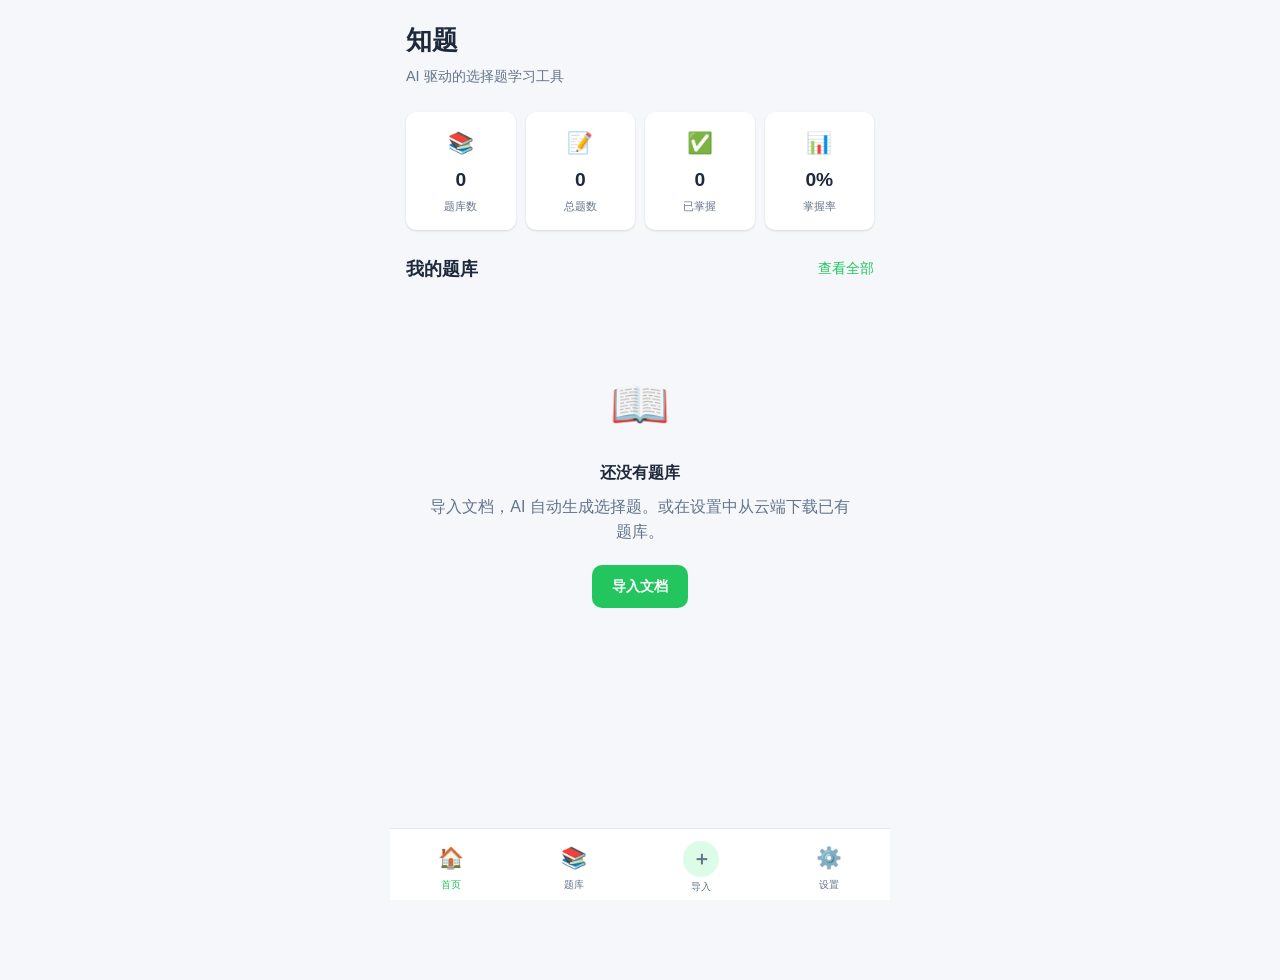
<file: index.html>
<!DOCTYPE html>
<html lang="zh-CN">
  <head>
    <meta charset="UTF-8" />
    <meta name="viewport" content="width=device-width, initial-scale=1.0" />
    <title>知题 - AI 选择题学习工具</title>
    <link rel="icon" type="image/svg+xml" href="data:image/svg+xml,<svg xmlns='http://www.w3.org/2000/svg' viewBox='0 0 100 100'><text y='.9em' font-size='90'>📚</text></svg>" />
    <script type="module" crossorigin src="./assets/index-CvZBizWZ.js"></script>
    <link rel="modulepreload" crossorigin href="./assets/pinia-D24NFvU0.js">
    <link rel="stylesheet" crossorigin href="./assets/index-CaIXQ1bT.css">
  </head>
  <body>
    <div id="app"></div>
  </body>
</html>
</file>
<file: assets/index-CaIXQ1bT.css>
*,:before,:after{box-sizing:border-box;margin:0;padding:0}:root{--primary:#22c55e;--primary-dark:#16a34a;--primary-light:#dcfce7;--danger:#ef4444;--danger-light:#fef2f2;--warning:#f59e0b;--bg:#f5f7fa;--card:#fff;--text:#1e293b;--text-secondary:#64748b;--border:#e2e8f0;--radius:16px;--radius-sm:10px;--shadow:0 1px 3px #00000014, 0 1px 2px #0000000f;--shadow-lg:0 10px 25px #0000001a, 0 4px 10px #0000000d;--transition:.2s cubic-bezier(.4, 0, .2, 1)}body{background:var(--bg);color:var(--text);-webkit-font-smoothing:antialiased;max-width:500px;min-height:100vh;margin:0 auto;padding-bottom:80px;font-family:-apple-system,BlinkMacSystemFont,Segoe UI,PingFang SC,Microsoft YaHei,sans-serif;line-height:1.6}#app{min-height:100vh}h1{font-size:1.5rem;font-weight:700}h2{font-size:1.15rem;font-weight:600}h3{font-size:1rem;font-weight:600}.page{padding:20px 16px;animation:.3s fadeIn}@keyframes fadeIn{0%{opacity:0;transform:translateY(8px)}to{opacity:1;transform:translateY(0)}}.page-header{margin-bottom:24px}.page-header h1{margin-bottom:4px;font-size:1.6rem}.subtitle{color:var(--text-secondary);font-size:.9rem}.bottom-nav{background:var(--card);border-top:1px solid var(--border);max-width:500px;padding:8px 0 env(safe-area-inset-bottom,8px);z-index:100;justify-content:space-around;margin:0 auto;display:flex;position:fixed;bottom:0;left:0;right:0}.nav-item{color:var(--text-secondary);transition:var(--transition);border-radius:10px;flex-direction:column;align-items:center;gap:2px;padding:4px 12px;font-size:.7rem;text-decoration:none;display:flex}.nav-item.router-link-active{color:var(--primary)}.nav-item.router-link-active .add-btn{background:var(--primary);color:#fff}.nav-icon{font-size:1.3rem}.add-btn{background:var(--primary-light);width:36px;height:36px;transition:var(--transition);border-radius:50%;justify-content:center;align-items:center;font-size:1.2rem;font-weight:700;display:flex}.nav-label{font-size:.65rem}.btn{border-radius:var(--radius-sm);cursor:pointer;transition:var(--transition);white-space:nowrap;border:none;justify-content:center;align-items:center;gap:6px;padding:10px 20px;font-size:.9rem;font-weight:600;text-decoration:none;display:inline-flex}.btn-primary{background:var(--primary);color:#fff}.btn-primary:hover{background:var(--primary-dark);box-shadow:var(--shadow);transform:translateY(-1px)}.btn-secondary{background:var(--bg);color:var(--text)}.btn-secondary:hover{background:var(--border)}.btn-danger{background:var(--danger-light);color:var(--danger)}.btn-danger:hover{background:#fee2e2}.btn-sm{border-radius:8px;padding:6px 14px;font-size:.8rem}.btn-lg{border-radius:14px;width:100%;padding:14px 28px;font-size:1rem}.btn-back{color:var(--text-secondary);cursor:pointer;background:0 0;border:none;padding:4px 0;font-size:.9rem}.btn-group{flex-wrap:wrap;gap:10px;margin-top:20px;display:flex}.all-study-bar{margin-bottom:20px}.all-study-bar .btn{text-align:center}.input{border:1.5px solid var(--border);border-radius:var(--radius-sm);background:var(--card);width:100%;transition:var(--transition);padding:10px 14px;font-size:.9rem}.input:focus{border-color:var(--primary);box-shadow:0 0 0 3px var(--primary-light);outline:none}.form-group{margin-bottom:16px}.form-group label{color:var(--text);margin-bottom:6px;font-size:.85rem;font-weight:600;display:block}.hint{color:var(--text-secondary);margin-top:4px;font-size:.78rem}.hint a{color:var(--primary)}.stats-overview{grid-template-columns:repeat(4,1fr);gap:10px;margin-bottom:24px;display:grid}.stat-card{background:var(--card);border-radius:var(--radius-sm);text-align:center;box-shadow:var(--shadow);padding:14px 8px}.stat-icon{margin-bottom:6px;font-size:1.3rem}.stat-value{color:var(--text);font-size:1.2rem;font-weight:700}.stat-label{color:var(--text-secondary);margin-top:2px;font-size:.7rem}.deck-list{flex-direction:column;gap:10px;display:flex}.deck-card{background:var(--card);border-radius:var(--radius);box-shadow:var(--shadow);cursor:pointer;transition:var(--transition);justify-content:space-between;align-items:center;gap:12px;padding:16px;display:flex}.deck-card:hover{box-shadow:var(--shadow-lg);transform:translateY(-1px)}.deck-card:active{transform:scale(.99)}.deck-info{flex:1;min-width:0}.deck-name{white-space:nowrap;text-overflow:ellipsis;margin-bottom:4px;font-size:.95rem;overflow:hidden}.deck-meta{color:var(--text-secondary);margin-bottom:8px;font-size:.75rem}.deck-meta .dot{margin:0 4px}.deck-bar{background:var(--bg);border-radius:2px;height:4px;overflow:hidden}.deck-bar-fill{background:var(--primary);border-radius:2px;height:100%;transition:width .5s}.deck-actions{flex-shrink:0;gap:6px;display:flex}.section{margin-bottom:24px}.section-header{justify-content:space-between;align-items:center;margin-bottom:12px;display:flex}.link{color:var(--primary);font-size:.85rem;font-weight:500;text-decoration:none}.empty-state{text-align:center;padding:48px 20px}.empty-icon{margin-bottom:16px;font-size:3rem}.empty-state h3{margin-bottom:8px}.empty-state p{color:var(--text-secondary);margin-bottom:20px}.upload-zone{background:var(--card);border:2px dashed var(--border);border-radius:var(--radius);text-align:center;transition:var(--transition);cursor:pointer;padding:48px 24px}.upload-zone:hover{border-color:var(--primary);background:var(--primary-light)}.upload-icon{margin-bottom:12px;font-size:3rem}.upload-zone h3{margin-bottom:8px}.upload-zone p{color:var(--text-secondary);margin-bottom:16px}.upload-btn{cursor:pointer}.text-preview{background:var(--bg);border-radius:var(--radius-sm);white-space:pre-wrap;max-height:200px;padding:14px;font-size:.85rem;line-height:1.7;overflow-y:auto}.quiz-card{background:var(--card);border-radius:var(--radius);box-shadow:var(--shadow);padding:24px 20px;animation:.3s slideUp}@keyframes slideUp{0%{opacity:0;transform:translateY(16px)}to{opacity:1;transform:translateY(0)}}.quiz-stem{color:var(--text);margin-bottom:24px;font-size:1.1rem;font-weight:600;line-height:1.7}.stem-badge{background:var(--primary-light);color:var(--primary-dark);vertical-align:middle;border-radius:4px;margin-right:8px;padding:2px 8px;font-size:.7rem;font-weight:600;display:inline-block}.quiz-options{flex-direction:column;gap:10px;display:flex}.option-btn{background:var(--bg);border-radius:var(--radius-sm);cursor:pointer;transition:var(--transition);text-align:left;border:2px solid #0000;align-items:center;gap:12px;padding:14px 16px;font-size:.95rem;display:flex}.option-btn:hover:not(.disabled){background:var(--primary-light);border-color:var(--primary)}.option-btn.selected{border-color:var(--primary);background:var(--primary-light)}.option-btn.correct{border-color:var(--primary);background:#dcfce7}.option-btn.wrong{border-color:var(--danger);background:var(--danger-light);animation:.4s shake}.option-btn.disabled{cursor:default}@keyframes shake{0%,to{transform:translate(0)}20%{transform:translate(-6px)}40%{transform:translate(6px)}60%{transform:translate(-4px)}80%{transform:translate(4px)}}.option-label{background:var(--card);width:28px;height:28px;color:var(--text-secondary);border-radius:50%;flex-shrink:0;justify-content:center;align-items:center;font-size:.8rem;font-weight:700;display:flex}.option-btn.correct .option-label{background:var(--primary);color:#fff}.option-btn.wrong .option-label{background:var(--danger);color:#fff}.option-text{flex:1}.option-icon{flex-shrink:0;font-size:1.1rem;font-weight:700}.option-btn.correct .option-icon{color:var(--primary-dark)}.option-btn.wrong .option-icon{color:var(--danger)}.quiz-feedback{border-radius:var(--radius-sm);margin-top:18px;padding:16px;animation:.3s fadeIn}.quiz-feedback.correct{background:var(--primary-light)}.quiz-feedback.wrong{background:var(--danger-light)}.feedback-header{align-items:center;gap:8px;margin-bottom:10px;font-size:1rem;font-weight:700;display:flex}.feedback-icon{font-size:1.3rem}.feedback-knowledge{margin-bottom:6px;font-size:.9rem}.feedback-explanation{color:var(--text-secondary);font-size:.88rem;line-height:1.6}.study-header{justify-content:space-between;align-items:center;margin-bottom:12px;display:flex}.deck-name{font-size:.9rem;font-weight:600}.counter{color:var(--text-secondary);font-size:.85rem}.study-footer{justify-content:center;gap:24px;margin-top:16px;font-size:1rem;font-weight:600;display:flex}.progress-bar-container{background:var(--border);border-radius:2px;height:4px;margin-bottom:16px;overflow:hidden}.progress-bar{background:linear-gradient(90deg, var(--primary), #4ade80);border-radius:2px;height:100%;transition:width .3s}.results-screen{text-align:center;padding:40px 20px}.result-icon{margin-bottom:16px;font-size:4rem}.results-screen h1{margin-bottom:24px}.result-stats{justify-content:center;gap:24px;margin-bottom:16px;display:flex}.result-stats .stat{text-align:center}.result-stats .stat-value{font-size:1.8rem;font-weight:700}.result-stats .stat-label{font-size:.8rem}.result-stats .correct .stat-value{color:var(--primary)}.result-stats .wrong .stat-value{color:var(--danger)}.accuracy{color:var(--text-secondary);margin-bottom:20px;font-size:1.1rem;font-weight:600}.loading-state{text-align:center;padding:48px 20px}.spinner{border:3px solid var(--border);border-top-color:var(--primary);border-radius:50%;width:40px;height:40px;margin:0 auto 16px;animation:.8s linear infinite spin}@keyframes spin{to{transform:rotate(360deg)}}.error-msg{background:var(--danger-light);color:var(--danger);border-radius:var(--radius-sm);margin-bottom:16px;padding:12px 16px;font-size:.9rem}.preview-section,.result-section{animation:.3s fadeIn}.question-preview-list{flex-direction:column;gap:10px;max-height:400px;margin:16px 0;display:flex;overflow-y:auto}.q-preview{background:var(--bg);border-radius:var(--radius-sm);align-items:flex-start;gap:12px;padding:12px;display:flex}.q-number{background:var(--primary);color:#fff;border-radius:50%;flex-shrink:0;justify-content:center;align-items:center;width:28px;height:28px;font-size:.8rem;font-weight:700;display:flex}.q-content{flex:1}.q-stem{margin-bottom:4px;font-size:.88rem;font-weight:500}.q-knowledge{color:var(--text-secondary);font-size:.78rem}.settings-form{background:var(--card);border-radius:var(--radius);box-shadow:var(--shadow);padding:20px}.settings-info{border-top:1px solid var(--border);margin-top:24px;padding-top:20px}.settings-info h3{margin-bottom:10px}.settings-info ol{color:var(--text-secondary);padding-left:20px;font-size:.88rem;line-height:2}.section-divider{border-top:1px solid var(--border);margin:28px 0 16px;padding-top:20px}.section-divider h3{margin-bottom:4px}.sync-msg{border-radius:var(--radius-sm);margin-bottom:12px;padding:10px 14px;font-size:.85rem;font-weight:500;animation:.3s fadeIn}.msg-success{background:var(--primary-light);color:var(--primary-dark)}.msg-error{background:var(--danger-light);color:var(--danger)}.msg-info{color:#2563eb;background:#eff6ff}.sync-info{color:var(--text-secondary);justify-content:space-between;align-items:center;margin-top:12px;margin-bottom:8px;font-size:.8rem;display:flex}.syncing{color:var(--primary);font-weight:500}.sync-buttons{gap:10px;display:flex}.sync-buttons .btn{flex:1}.btn-outline{border:1.5px solid var(--border);color:var(--text-secondary);background:0 0}.btn-outline:hover{border-color:var(--primary);color:var(--primary);background:var(--primary-light)}.sync-status-bar{background:var(--card);border-radius:var(--radius-sm);color:var(--text-secondary);box-shadow:var(--shadow);align-items:center;gap:8px;margin-top:20px;padding:10px 14px;font-size:.78rem;display:flex}.sync-dot{border-radius:50%;flex-shrink:0;width:8px;height:8px}.sync-dot.online{background:var(--primary)}.sync-dot.offline{background:var(--warning)}.sync-status-bar .link{margin-left:auto}@media (width<=400px){.stats-overview{grid-template-columns:repeat(2,1fr)}.deck-actions{flex-direction:column}.btn-sm{padding:6px 10px;font-size:.75rem}}
</file>
